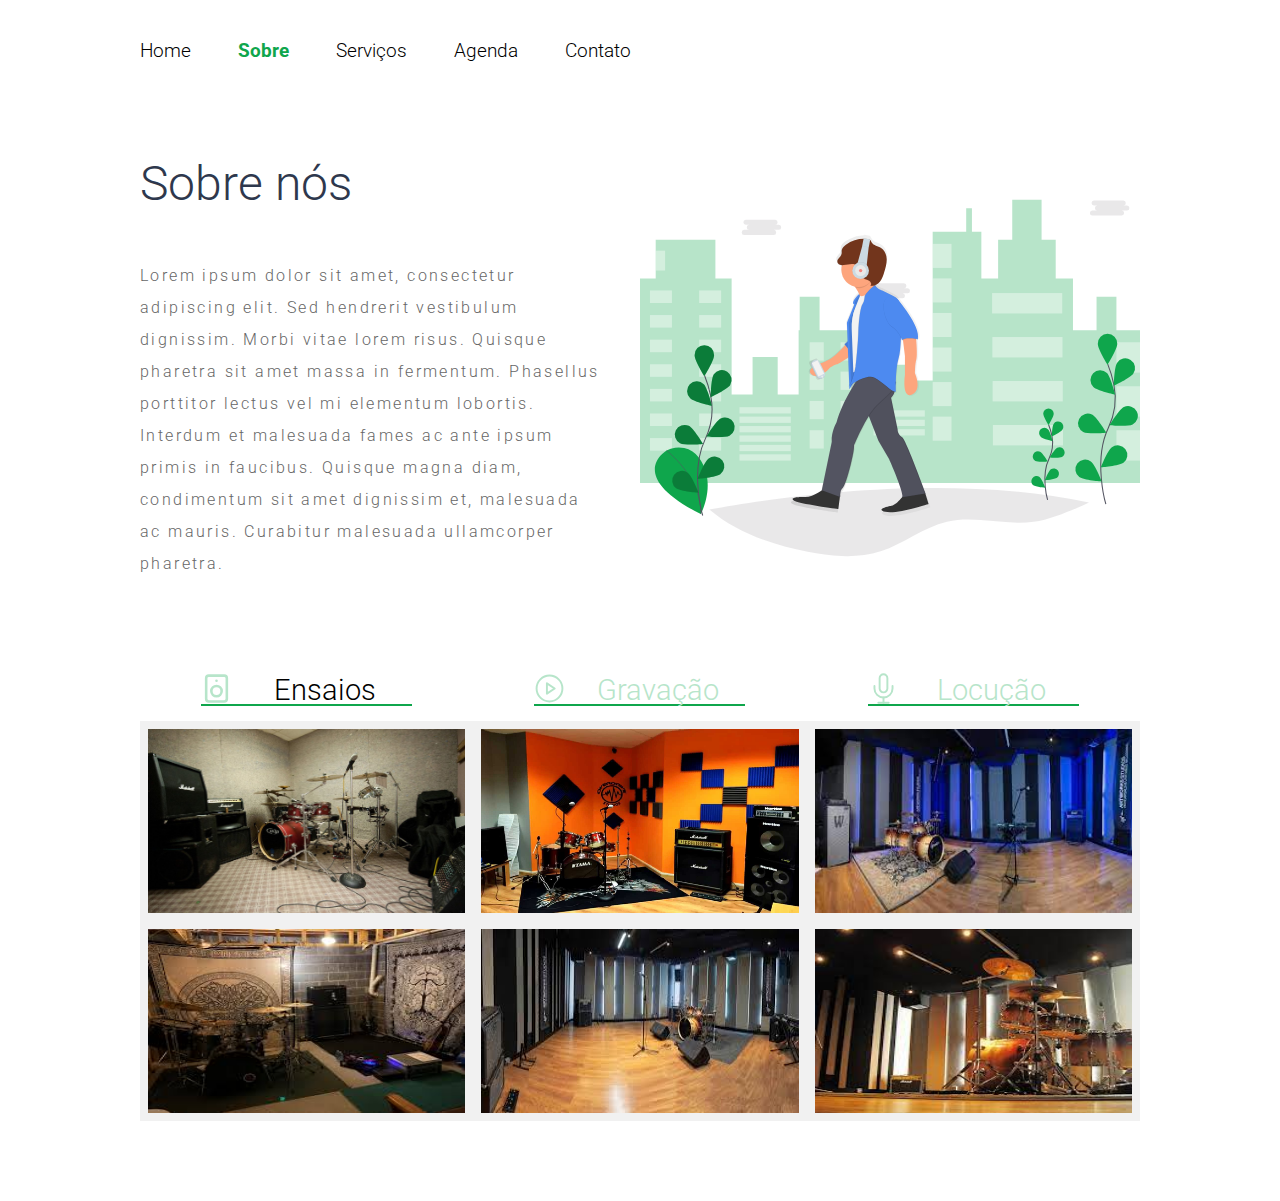
<file: pages/about.html>
<!DOCTYPE html>
<html lang="pt-br">

<head>
    <meta charset="UTF-8">
    <meta http-equiv="X-UA-Compatible" content="IE=edge">
    <meta name="viewport" content="width=device-width, initial-scale=1.0">
    <title>Sobre</title>
    <link rel="stylesheet" href="../css/global.css">
    <link rel="stylesheet" href="../css/about.css">
</head>

<header class="container">

    <input type="checkbox" name="mobile_nav" id="mobile-nav">
    <label class="mobile-nav" for="mobile-nav">
        <h3 class="open-nav-text">Abrir menu</h3>
        <h3 class="close-nav-text">Fechar menu</h3>
    </label>

    <section class="nav container">

        <a href="home.html">
            <h3>Home</h3>
        </a>

        <a href="./about.html">
            <h3 style="color:var(--dark_green);font-weight: bold;">Sobre</h3>
        </a>

        <a href="./services.html">
            <h3>Serviços</h3>
        </a>

        <a href="schedule.html">
            <h3>Agenda</h3>
        </a>

        <a href="./contact.html">
            <h3>Contato</h3>
        </a>

    </section>
</header>

<body class="container">
    <section class="section-about">
        <div class="text">
            <h2>Sobre nós</h2>
            <p>Lorem ipsum dolor sit amet, consectetur adipiscing elit. Sed hendrerit vestibulum dignissim. Morbi vitae
                lorem risus. Quisque pharetra sit amet massa in fermentum. Phasellus porttitor lectus vel mi elementum
                lobortis. Interdum et malesuada fames ac ante ipsum primis in faucibus. Quisque magna diam, condimentum
                sit amet dignissim et, malesuada ac mauris. Curabitur malesuada ullamcorper pharetra.</p>
        </div>
        <div class="image">
            <img src="../assets/illustrations/walkin-man.svg" alt="Homem caminhando enquanto houve musica">
        </div>
    </section>

    <section class="section-gallery">
        <form class="gallery-nav" name="form_gallery">

            <label class="radio-tab"> <img src="../assets/icons/tiny-speaker-inactive.svg" alt="caixa de som">
                <h3>Ensaios</h3>
                <input type="radio" name="gallery_nav" id="radio-tab1" checked>
            </label>
            <label class="radio-tab"> <img src="../assets/icons/tiny-play-circle-inactive.svg" alt="caixa de som">
                <h3>Gravação</h3>
                <input type="radio" name="gallery_nav" id="radio-tab2">
            </label>
            <label class="radio-tab"> <img src="../assets/icons/tiny-mic-inactive.svg" alt="caixa de som">
                <h3>Locução</h3>
                <input type="radio" name="gallery_nav" id="radio-tab3">
            </label>

        </form>
        <div class="table">
            <div class="tab1">
                <div class="img-block"><img src="../assets/images/rehearsal/equip1.jpg" alt=""></div>
                <div class="img-block"><img src="../assets/images/rehearsal/equip2.jpg" alt=""></div>
                <div class="img-block"><img src="../assets/images/rehearsal/equip3.jpeg" alt=""></div>
                <div class="img-block"><img src="../assets/images/rehearsal/equip4.jpeg" alt=""></div>
                <div class="img-block"><img src="../assets/images/rehearsal/equip5.jpeg" alt=""></div>
                <div class="img-block"><img src="../assets/images/rehearsal/equip6.jpeg" alt=""></div>
            </div>

            <div class="tab2">
                <div class="img-block"><img src="../assets/images/recording/equip1.jpg" alt=""></div>
                <div class="img-block"><img src="../assets/images/recording/equip2.jpeg" alt=""></div>
                <div class="img-block"><img src="../assets/images/recording/equip3.jpeg" alt=""></div>
                <div class="img-block"><img src="../assets/images/recording/equip4.jpeg" alt=""></div>
                <div class="img-block"><img src="../assets/images/recording/equip5.jpeg" alt=""></div>
                <div class="img-block"><img src="../assets/images/recording/equip6.jpeg" alt=""></div>
            </div>

            <div class="tab3">
                <div class="img-block"><img src="../assets/images/voiceover/equip1.jpeg" alt=""></div>
                <div class="img-block"><img src="../assets/images/voiceover/equip2.jpeg" alt=""></div>
                <div class="img-block"><img src="../assets/images/voiceover/equip3.jpeg" alt=""></div>
                <div class="img-block"><img src="../assets/images/voiceover/equip4.jpeg" alt=""></div>
                <div class="img-block"><img src="../assets/images/voiceover/equip5.jpeg" alt=""></div>
                <div class="img-block"><img src="../assets/images/voiceover/equip6.jpeg" alt=""></div>
            </div>
        </div>
    </section>

</body>

<footer>
    <script src="https://cdnjs.cloudflare.com/ajax/libs/jquery/3.3.1/jquery.min.js"></script>
    <script src="../js/about-tabs.js"></script>
</footer>

</html>
</file>
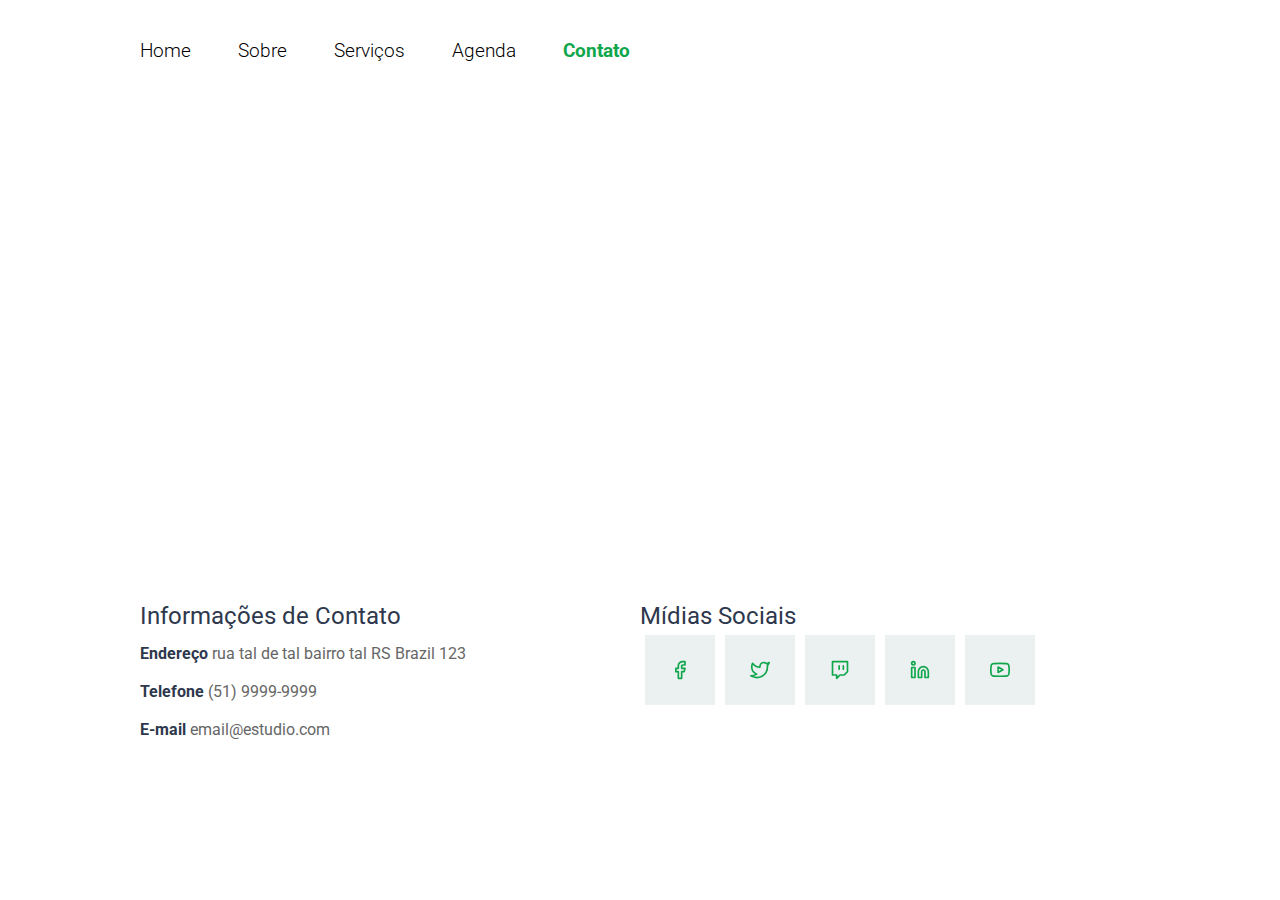
<file: pages/contact.html>
<!DOCTYPE html>
<html lang="pt-br">
<head>
    <meta charset="UTF-8">
    <meta http-equiv="X-UA-Compatible" content="IE=edge">
    <meta name="viewport" content="width=device-width, initial-scale=1.0">
    <title>Contato</title>
    <link rel="stylesheet" href="../css/global.css">
    <link rel="stylesheet" href="../css/contact.css">

</head>
<body>
    <section id="mapSection">
        <div class="container">
            <div class="nav">
                <a href="./home.html"><h3>Home</h3></a>
                <a href="./about.html"><h3>Sobre</h3></a>
                <a href="./services.html"><h3>Serviços</h3></a>
                <a href="schedule.html"><h3>Agenda</h3></a>
                <a href="./contact.html"><h3 style="color:var(--dark_green);font-weight: bold;">Contato</h3></a>
            </div>
        </div>
        <iframe class="map" src="https://www.google.com/maps/embed?pb=!1m14!1m8!1m3!1d1731.6946112204425!2d-51.115057!3d-29.766385!3m2!1i1024!2i768!4f13.1!3m3!1m2!1s0x0%3A0xf021bbf6c10bc97a!2sEst%C3%BAdio%201%2F2%20Boca!5e0!3m2!1spt-BR!2sbr!4v1617286116873!5m2!1spt-BR!2sbr" style="border:0;" allowfullscreen="" loading="lazy"></iframe>    

    </section>

    <div class="container">
        <section id="infoSection">
                <div class="contactWrapper"> 
                    <div class="info">
                        <strong class="head">Informações de Contato </strong>
                        <ul>
                            <li> <strong>Endereço</strong> rua tal de tal bairro tal RS Brazil 123 </li>
                            <li> <strong>Telefone</strong> (51) 9999-9999 </li>
                            <li> <strong>E-mail</strong>  email@estudio.com </li>
                        </ul>
                    </div>

                    <div class="mediaBox">
                        <strong class="head">Mídias Sociais</strong>
                        <div class="media">
                            <a href="https://www.facebook.com/" target="_blank">
                                <img src="../assets/icons/social-facebook.svg"></img>
                            </a>
                            <a href="https://www.twitter.com/" target="_blank">
                                <img src="../assets/icons/social-twitter.svg"></img>
                            </a>
                            <a href="https://www.twitch.com/" target="_blank">
                                <img src="../assets/icons/social-twitch.svg"></img>
                            </a>
                            <a href="https://www.linkedin.com/" target="_blank">
                                <img src="../assets/icons/social-linkedin.svg"></img>
                            </a>
                            <a href="https://www.youtube.com/" target="_blank">
                                <img src="../assets/icons/social-youtube.svg"></img>
                            </a>
                        </div>
                    </div>
                </div>

        </section>
    </div>
</body>
</html>
</file>
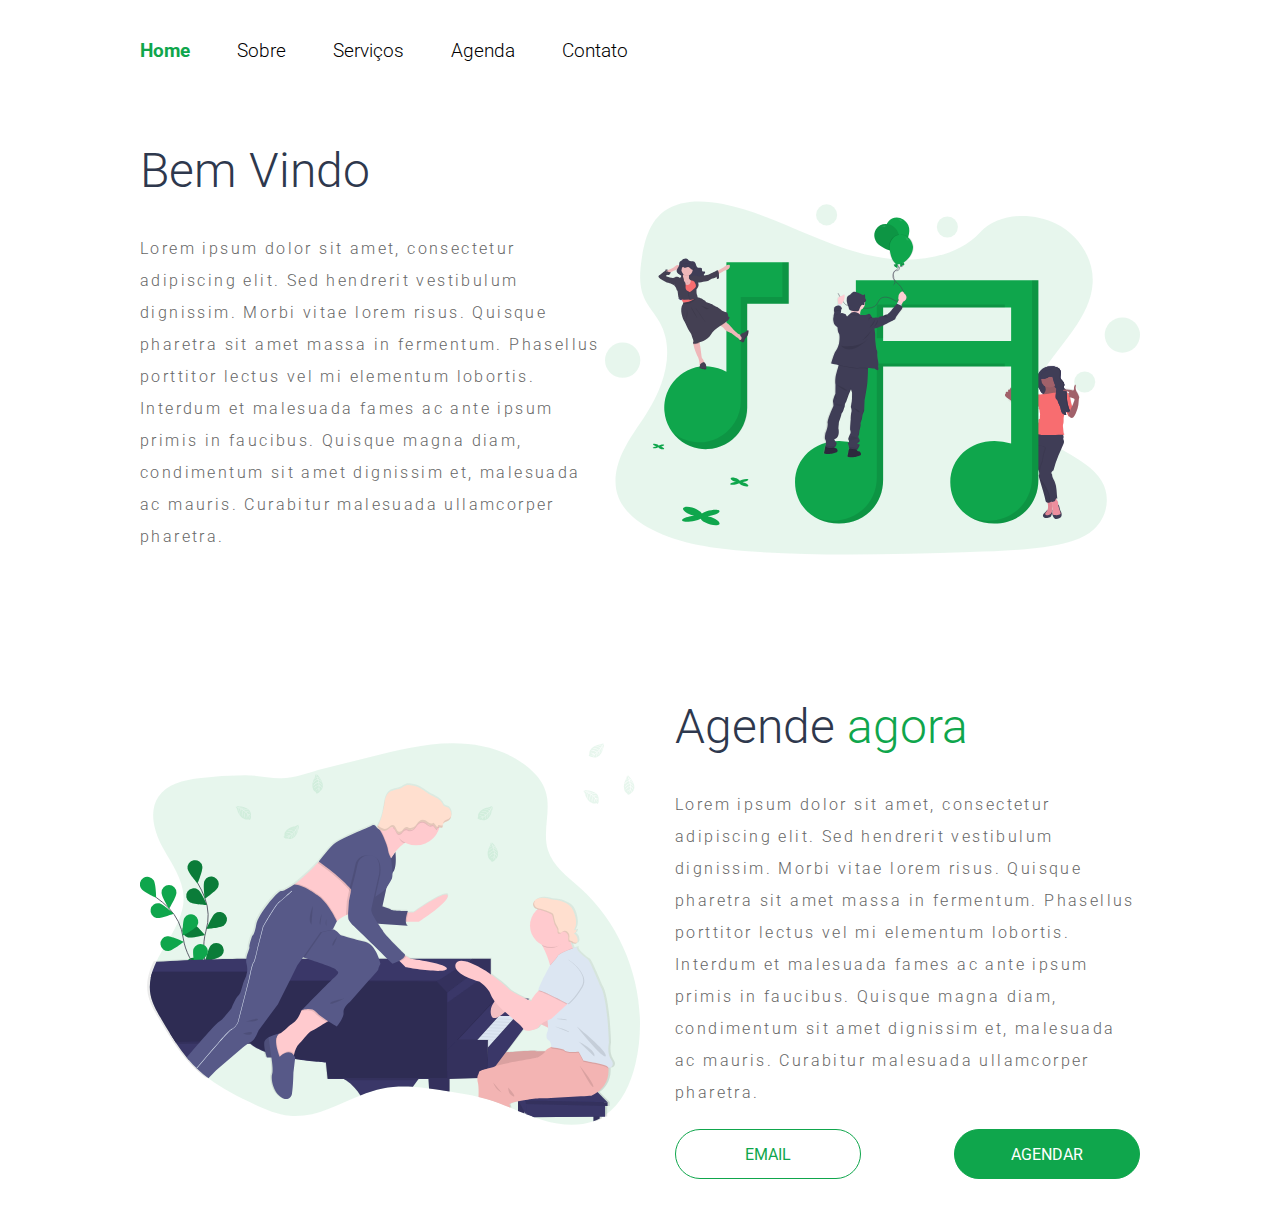
<file: pages/home.html>
<!DOCTYPE html>
<html lang="pt-br">

<head>
    <meta charset="UTF-8">
    <meta http-equiv="X-UA-Compatible" content="IE=edge">
    <meta name="viewport" content="width=device-width, initial-scale=1.0">
    <title>Home</title>
    <link rel="stylesheet" href="../css/global.css">
    <link rel="stylesheet" href="../css/home.css">

</head>

<header class="container">

    <input type="checkbox" name="mobile_nav" id="mobile-nav">
    <label class="mobile-nav" for="mobile-nav">
        <h3 class="open-nav-text">Abrir menu</h3>
        <h3 class="close-nav-text">Fechar menu</h3>
    </label>
    
    <div class="nav container">

        <a href="./home.html">
            <h3 style="color:var(--dark_green);font-weight: bold;">Home</h3>
        </a>

        <a href="./about.html">
            <h3>Sobre</h3>
        </a>

        <a href="./services.html">
            <h3>Serviços</h3>
        </a>

        <a href="schedule.html">
            <h3>Agenda</h3>
        </a>

        <a href="./contact.html">
            <h3>Contato</h3>
        </a>
    </div>
</header>

<body class="container">


    <section class="section-welcome">
        <div class="text">
            <h2>Bem Vindo</h2>
            <p>Lorem ipsum dolor sit amet, consectetur adipiscing elit. Sed hendrerit vestibulum dignissim. Morbi vitae
                lorem risus. Quisque pharetra sit amet massa in fermentum. Phasellus porttitor lectus vel mi elementum
                lobortis. Interdum et malesuada fames ac ante ipsum primis in faucibus. Quisque magna diam, condimentum
                sit amet dignissim et, malesuada ac mauris. Curabitur malesuada ullamcorper pharetra.</p>
        </div>
        <div class="image">
            <img src="../assets/illustrations/music-people.svg" alt="Pessoas brincando com acorde">
        </div>
    </section>

    <section class="section-schedule">
        <div class="text">
            <h2>Agende <span style="color:var(--dark_green)">agora</span> </h2>

            <p>Lorem ipsum dolor sit amet, consectetur adipiscing elit. Sed hendrerit vestibulum dignissim. Morbi vitae
                lorem risus. Quisque pharetra sit amet massa in fermentum. Phasellus porttitor lectus vel mi elementum
                lobortis. Interdum et malesuada fames ac ante ipsum primis in faucibus. Quisque magna diam, condimentum
                sit amet dignissim et, malesuada ac mauris. Curabitur malesuada ullamcorper pharetra.</p>

            <div class="box-button">
                <a class="button-style-1" href="./contact.html">EMAIL</a>
                <a class="button-style-2" href="./schedule.html">AGENDAR</a>
            </div>
        </div>

        <div class="image">
            <img src="../assets/illustrations/piano-people.svg" alt="Mulher ouvindo homem tocar piano">
        </div>



    </section>

</body>

</html>
</file>
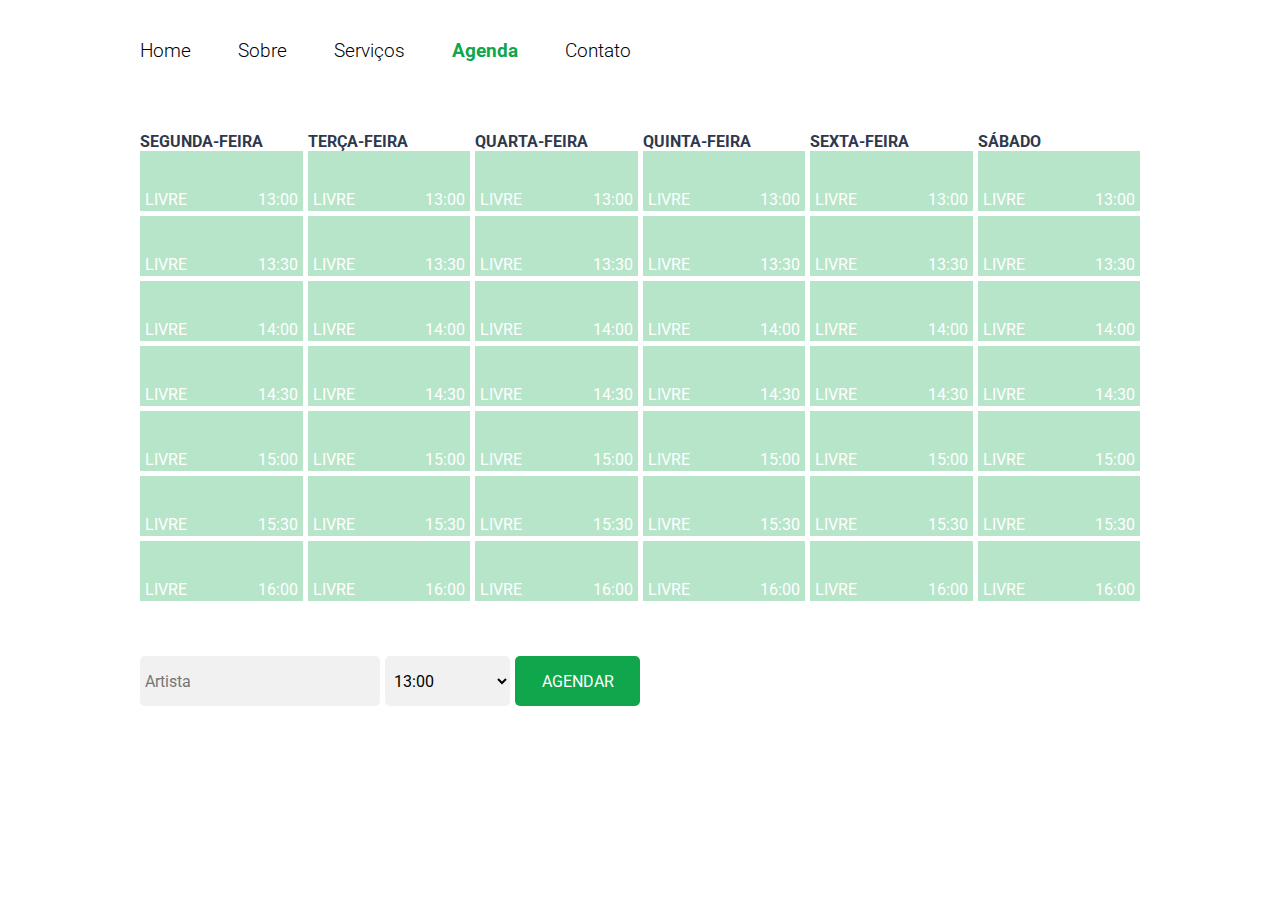
<file: pages/schedule.html>
<!DOCTYPE html>
<html lang="pt-br">
<head>
    <meta charset="UTF-8">
    <meta http-equiv="X-UA-Compatible" content="IE=edge">
    <meta name="viewport" content="width=device-width, initial-scale=1.0">
    <title>Agenda</title>
    <link rel="stylesheet" href="../css/schedule.css">
    <link rel="stylesheet" href="../css/global.css">
</head>
<body class="container">
    <nav class="nav">
        <a href="home.html">
            <h3>Home</h3>
        </a>
        <a href="about.html">
            <h3>Sobre</h3>
        </a>
        <a href="./services.html">
            <h3>Serviços</h3>
        </a>
        <a>
            <h3 style="color:var(--dark_green);font-weight: bold;">
                Agenda
            </h3>
        </a>
        <a href="contact.html">
            <h3>Contato</h3>
        </a>
    </nav>
    <div class="content">
        <section>
            <div class="table">
                <div class="table-item">
                    <aside>
                        <h4>SEGUNDA-FEIRA</h4>
                    </aside>
                    <main>
                        <div class="item free">
                            <section class="band"><span id="SE1"></span></section>
                            <section class="status"><span>LIVRE</span><span>13:00</span></section>
                        </div>
                        <div class="item free">
                            <section class="band"><span id="SE2"></span></section>
                            <section class="status"><span>LIVRE</span><span>13:30</span></section>
                        </div>
                        <div class="item free">
                            <section class="band"><span id="SE3"></span></section>
                            <section class="status"><span>LIVRE</span><span>14:00</span></section>
                        </div>
                        <div class="item free">
                            <section class="band"><span id="SE4"></span></section>
                            <section class="status"><span>LIVRE</span><span>14:30</span></section>
                        </div>
                        <div class="item free">
                            <section class="band"><span id="SE5"></span></section>
                            <section class="status"><span>LIVRE</span><span>15:00</span></section>
                        </div>
                        <div class="item free">
                            <section class="band"><span id="SE6"></span></section>
                            <section class="status"><span>LIVRE</span><span>15:30</span></section>
                        </div>
                        <div class="item free">
                            <section class="band"><span id="SE7"></span></section>
                            <section class="status"><span>LIVRE</span><span>16:00</span></section>
                        </div>
                    </main>
                </div>
                <div class="table-item">
                    <aside>
                        <h4>TERÇA-FEIRA</h4>
                    </aside>
                    <main>
                        <div class="item free">
                            <section class="band"><span id="TE1"></span></section>
                            <section class="status"><span>LIVRE</span><span>13:00</span></section>
                        </div>
                        <div class="item free">
                            <section class="band"><span id="TE2"></span></section>
                            <section class="status"><span>LIVRE</span><span>13:30</span></section>
                        </div>
                        <div class="item free">
                            <section class="band"><span id="TE3"></span></section>
                            <section class="status"><span>LIVRE</span><span>14:00</span></section>
                        </div>
                        <div class="item free">
                            <section class="band"><span id="TE4"></span></section>
                            <section class="status"><span>LIVRE</span><span>14:30</span></section>
                        </div>
                        <div class="item free">
                            <section class="band"><span id="TE5"></span></section>
                            <section class="status"><span>LIVRE</span><span>15:00</span></section>
                        </div>
                        <div class="item free">
                            <section class="band"><span id="TE6"></span></section>
                            <section class="status"><span>LIVRE</span><span>15:30</span></section>
                        </div>
                        <div class="item free">
                            <section class="band"><span id="TE7"></span></section>
                            <section class="status"><span>LIVRE</span><span>16:00</span></section>
                        </div>
                    </main>
                </div>
                <div class="table-item">
                    <aside>
                        <h4>QUARTA-FEIRA</h4>
                    </aside>
                    <main>
                        <div class="item free">
                            <section class="band"><span id="QA1"></span></section>
                            <section class="status"><span>LIVRE</span><span>13:00</span></section>
                        </div>
                        <div class="item free">
                            <section class="band"><span id="QA2"></span></section>
                            <section class="status"><span>LIVRE</span><span>13:30</span></section>
                        </div>
                        <div class="item free">
                            <section class="band"><span id="QA3"></span></section>
                            <section class="status"><span>LIVRE</span><span>14:00</span></section>
                        </div>
                        <div class="item free">
                            <section class="band"><span id="QA4"></span></section>
                            <section class="status"><span>LIVRE</span><span>14:30</span></section>
                        </div>
                        <div class="item free">
                            <section class="band"><span id="QA5"></span></section>
                            <section class="status"><span>LIVRE</span><span>15:00</span></section>
                        </div>
                        <div class="item free">
                            <section class="band"><span id="QA6"></span></section>
                            <section class="status"><span>LIVRE</span><span>15:30</span></section>
                        </div>
                        <div class="item free">
                            <section class="band"><span id="QA7"></span></section>
                            <section class="status"><span>LIVRE</span><span>16:00</span></section>
                        </div>
                    </main>
                </div>
                <div class="table-item">
                    <aside>
                        <h4>QUINTA-FEIRA</h4>
                    </aside>
                    <main>
                        <div class="item free">
                            <section class="band"><span id="QI1"></span></section>
                            <section class="status"><span>LIVRE</span><span>13:00</span></section>
                        </div>
                        <div class="item free">
                            <section class="band"><span id="QI2"></span></section>
                            <section class="status"><span>LIVRE</span><span>13:30</span></section>
                        </div>
                        <div class="item free">
                            <section class="band"><span id="QI3"></span></section>
                            <section class="status"><span>LIVRE</span><span>14:00</span></section>
                        </div>
                        <div class="item free">
                            <section class="band"><span id="QI4"></span></section>
                            <section class="status"><span>LIVRE</span><span>14:30</span></section>
                        </div>
                        <div class="item free">
                            <section class="band"><span id="QI5"></span></section>
                            <section class="status"><span>LIVRE</span><span>15:00</span></section>
                        </div>
                        <div class="item free">
                            <section class="band"><span id="QI6"></span></section>
                            <section class="status"><span>LIVRE</span><span>15:30</span></section>
                        </div>
                        <div class="item free">
                            <section class="band"><span id="QI7"></span></section>
                            <section class="status"><span>LIVRE</span><span>16:00</span></section>
                        </div>
                    </main>
                </div>
                <div class="table-item">
                    <aside>
                        <h4>SEXTA-FEIRA</h4>
                    </aside>
                    <main>
                        <div class="item free">
                            <section class="band"><span id="SX1"></span></section>
                            <section class="status"><span>LIVRE</span><span>13:00</span></section>
                        </div>
                        <div class="item free">
                            <section class="band"><span id="SX2"></span></section>
                            <section class="status"><span>LIVRE</span><span>13:30</span></section>
                        </div>
                        <div class="item free">
                            <section class="band"><span id="SX3"></span></section>
                            <section class="status"><span>LIVRE</span><span>14:00</span></section>
                        </div>
                        <div class="item free">
                            <section class="band"><span id="SX4"></span></section>
                            <section class="status"><span>LIVRE</span><span>14:30</span></section>
                        </div>
                        <div class="item free">
                            <section class="band"><span id="SX5"></span></section>
                            <section class="status"><span>LIVRE</span><span>15:00</span></section>
                        </div>
                        <div class="item free">
                            <section class="band"><span id="SX6"></span></section>
                            <section class="status"><span>LIVRE</span><span>15:30</span></section>
                        </div>
                        <div class="item free">
                            <section class="band"><span id="SX7"></span></section>
                            <section class="status"><span>LIVRE</span><span>16:00</span></section>
                        </div>
                    </main>
                </div>
                <div class="table-item">
                    <aside>
                        <h4>SÁBADO</h4>
                    </aside>
                    <main>
                        <div class="item free">
                            <section class="band"><span id="SA1"></span></section>
                            <section class="status"><span>LIVRE</span><span>13:00</span></section>
                        </div>
                        <div class="item free">
                            <section class="band"><span id="SA2"></span></section>
                            <section class="status"><span>LIVRE</span><span>13:30</span></section>
                        </div>
                        <div class="item free">
                            <section class="band"><span id="SA3"></span></section>
                            <section class="status"><span>LIVRE</span><span>14:00</span></section>
                        </div>
                        <div class="item free">
                            <section class="band"><span id="SA4"></span></section>
                            <section class="status"><span>LIVRE</span><span>14:30</span></section>
                        </div>
                        <div class="item free">
                            <section class="band"><span id="SA5"></span></section>
                            <section class="status"><span>LIVRE</span><span>15:00</span></section>
                        </div>
                        <div class="item free">
                            <section class="band"><span id="SA6"></span></section>
                            <section class="status"><span>LIVRE</span><span>15:30</span></section>
                        </div>
                        <div class="item free">
                            <section class="band"><span id="SA7"></span></section>
                            <section class="status"><span>LIVRE</span><span>16:00</span></section>
                        </div>
                    </main>
                </div>
            </div>
        </section>
        <section class="section-form">
            <form action="">
                <input type="text" id="artistName" placeholder="Artista">
                <select id="timeSlot">
                    <optgroup label="Segunda">
                        <option value="SE1">13:00</option>
                        <option value="SE2">13:30</option>
                        <option value="SE3">14:00</option>
                        <option value="SE4">14:30</option>
                        <option value="SE5">15:00</option>
                        <option value="SE6">15:30</option>
                        <option value="SE7">16:00</option>
                    </optgroup>
                    <optgroup label="Terça">
                        <option value="TE1">13:00</option>
                        <option value="TE2">13:30</option>
                        <option value="TE3">14:00</option>
                        <option value="TE4">14:30</option>
                        <option value="TE5">15:00</option>
                        <option value="TE6">15:30</option>
                        <option value="TE7">16:00</option>
                    </optgroup>
                    <optgroup label="Quarta">
                        <option value="QA1">13:00</option>
                        <option value="QA2">13:30</option>
                        <option value="QA3">14:00</option>
                        <option value="QA4">14:30</option>
                        <option value="QA5">15:00</option>
                        <option value="QA6">15:30</option>
                        <option value="QA7">16:00</option>
                    </optgroup>
                    <optgroup label="Quinta">
                        <option value="QI1">13:00</option>
                        <option value="QI2">13:30</option>
                        <option value="QI3">14:00</option>
                        <option value="QI4">14:30</option>
                        <option value="QI5">15:00</option>
                        <option value="QI6">15:30</option>
                        <option value="QI7">16:00</option>
                    </optgroup>
                    <optgroup label="Sexta">
                        <option value="SX1">13:00</option>
                        <option value="SX2">13:30</option>
                        <option value="SX3">14:00</option>
                        <option value="SX4">14:30</option>
                        <option value="SX5">15:00</option>
                        <option value="SX6">15:30</option>
                        <option value="SX7">16:00</option>
                    </optgroup>
                    <optgroup label="Sábado">
                        <option value="SA1">13:00</option>
                        <option value="SA2">13:30</option>
                        <option value="SA3">14:00</option>
                        <option value="SA4">14:30</option>
                        <option value="SA5">15:00</option>
                        <option value="SA6">15:30</option>
                        <option value="SA7">16:00</option>
                    </optgroup>
                </select>
                <button id="submit">AGENDAR</button>
            </form>
        </section>
    </div>
    <script src="../js/schedule-reserve.js"></script>
</body>
</html>
</file>
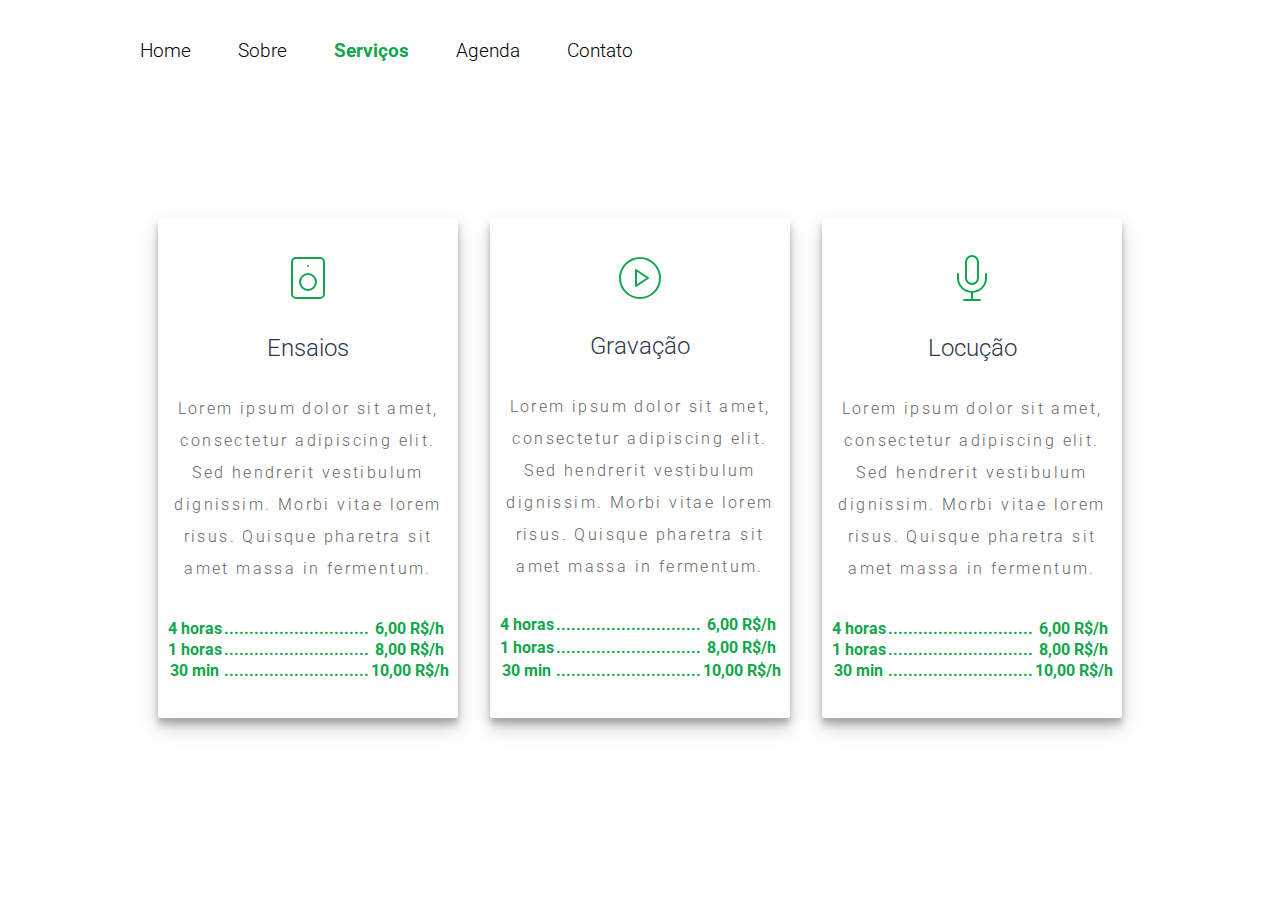
<file: pages/services.html>
<!DOCTYPE html>
<html lang="pt-br">
<head>
    <meta charset="UTF-8">
    <meta http-equiv="X-UA-Compatible" content="IE=edge">
    <meta name="viewport" content="width=device-width, initial-scale=1.0">
    <title>Serviços</title>
    <link rel="stylesheet" href="../css/services.css">
    <link rel="stylesheet" href="../css/global.css">
</head>
<body class="container">
    <nav class="nav">
        <a href="./home.html">
            <h3>Home</h3>
        </a>
        <a href="./about.html">
            <h3>Sobre</h3>
        </a>
        <a>
            <h3 style="color:var(--dark_green);font-weight: bold;">Serviços</h3>
        </a>
        <a href="./schedule.html">
            <h3>
                Agenda
            </h3>
        </a>
        <a href="./contact.html">
            <h3>Contato</h3>
        </a>
    </nav>
    <main>
        <div class="card">
            <img src="../assets/icons/big-speaker.svg" alt="icone">
            <h2>Ensaios</h2>
            <p>
                Lorem ipsum dolor sit amet, consectetur adipiscing elit. Sed hendrerit vestibulum dignissim. Morbi vitae lorem risus. Quisque pharetra sit amet massa in fermentum.
            </p>
            <table>
                <tr>
                    <th>
                        4 horas
                    </th>
                    <th>
                        .............................
                    </th>
                    <th>
                        6,00 R$/h
                    </th>
                </tr>
                <tr>
                    <th>
                        1 horas
                    </th>
                    <th>
                        .............................
                    </th>
                    <th>
                        8,00 R$/h
                    </th>
                </tr>
                <tr>
                    <th>
                        30 min
                    </th>
                    <th>
                        .............................
                    </th>
                    <th>
                        10,00 R$/h
                    </th>
                </tr>
            </table>
        </div>
        <div class="card">
            <img src="../assets/icons/big-play-circle.svg" alt="icone">
            <h2>Gravação</h2>
            <p>
                Lorem ipsum dolor sit amet, consectetur adipiscing elit. Sed hendrerit vestibulum dignissim. Morbi vitae lorem risus. Quisque pharetra sit amet massa in fermentum.
            </p>
            <table>
                <tr>
                    <th>
                        4 horas
                    </th>
                    <th>
                        .............................
                    </th>
                    <th>
                        6,00 R$/h
                    </th>
                </tr>
                <tr></tr>
                <tr>
                    <th>
                        1 horas
                    </th>
                    <th>
                        .............................
                    </th>
                    <th>
                        8,00 R$/h
                    </th>
                </tr>
                <tr></tr>
                <tr>
                    <th>
                        30 min
                    </th>
                    <th>
                        .............................
                    </th>
                    <th>
                        10,00 R$/h
                    </th>
                </tr>
            </table>
        </div>
        <div class="card">
            <img src="../assets/icons/big-mic.svg" alt="icone">
            <h2>Locução</h2>
            <p>
                Lorem ipsum dolor sit amet, consectetur adipiscing elit. Sed hendrerit vestibulum dignissim. Morbi vitae lorem risus. Quisque pharetra sit amet massa in fermentum.
            </p>
            <table>
                <tr>
                    <th>
                        4 horas
                    </th>
                    <th>
                        .............................
                    </th>
                    <th>
                        6,00 R$/h
                    </th>
                </tr>
                <tr>
                    <th>
                        1 horas
                    </th>
                    <th>
                        .............................
                    </th>
                    <th>
                        8,00 R$/h
                    </th>
                </tr>
                <tr>
                    <th>
                        30 min
                    </th>
                    <th>
                        .............................
                    </th>
                    <th>
                        10,00 R$/h
                    </th>
                </tr>
            </table>
        </div>
    </main>
</body>
</html>
</file>
<file: css/global.css>
@import url('https://fonts.googleapis.com/css2?family=Roboto:wght@300;400;700&display=swap');

:root {
    --background: #f2f3f5;
    --white: #fff;
    --light_gray: #f1f1f1;
    --text: #666;
    --title: #2E384D;
    --light_green: #B7E5CA;
    --dark_green: #0FA64C;
    --shadow: 0 10px 20px rgba(0,0,0,0.19), 0 6px 6px rgba(0,0,0,0.23);
}

@media(max-width: 1080px) {
    html {
        font-size: 93.75%;
    }
}

@media(max-width: 720px) {
    html {
        font-size: 87.5%;
    }
}

* {
    margin: 0;
    padding: 0;
    box-sizing: border-box;
}

html {
    height: 100%;
}
body {
    background-attachment: var(--background);
    min-height:100%;
    width:100%;
    -webkit-font-smoothing: antialiased;
}

body, input, textarea, button, label, select {
    font: 400 1rem 'Roboto', sans-serif;
}

button {
    cursor: pointer;
}

a {
    cursor: pointer;
    color: inherit;
    text-decoration: none;
}

h1, h2 {
    font-weight: 300;
    color: var(--title);
}

h3 {
    font-weight: 300;
}

p {
    line-height: 32px;
    font-weight: 300;
    letter-spacing: 0.15em;
    color: var(--text)
}

.container {
    margin: 0px auto 0 auto;
    width: 100%;
    max-width: 1000px;
}

.nav {
    padding: 40px 0;
    width: 100%;
    display: flex;
    justify-content: flex-start;
}

.nav a{
    margin-right: 47px;
}


@media(max-width: 1000px) {
    .nav {
      flex-direction: column;
      align-items: center;
    }

    .nav a {
        margin: 10px 0 10px 0;
    }
  }
</file>
<file: css/about.css>
/* PRIMEIRA SECTION */

@media(max-width: 720px) {
    .section-about .text h2, .section-about .text p {
        text-align: center;
        padding: 0px 10px;
    }
}

.section-about {
    display: flex;
    flex-direction: row;
    padding-top: 40px;
    padding-bottom: 44px;
}

.section-about img {
    width: 100%;
    height: 100%;
    line-height: 0px;
}

.section-about .text {
    margin-right: 35px;
    max-width: 465px;
}

.section-about .text h2 {
    font-size: 3rem;
    line-height: 84px;
}

.section-about .text p {
    margin-top: 34px;
    font-size: 1rem;
}

.section-about .image {
    width: 695px;
    height: 472px;
}

/* TAB'S DA GALERIA */

.section-gallery .table .tab1, 
.section-gallery .table .tab2, 
.section-gallery .table .tab3 {
    display: grid;
    grid-template-columns: repeat(3, 1fr);
}

.section-gallery .table .tab2, 
.section-gallery .table .tab3 {
    display: none;
}

.section-gallery .table .img-block {
    height: 200px;
    padding: 8px;
    background-color: var(--light_gray);
    align-items: center;
}

.section-gallery .table .img-block img {
    width: 100%;
    height: 100%;
}

/* NAVEGAÇÃO ENTRE TAB'S DA GALERIA */

.section-gallery .gallery-nav {
    display: flex;
    justify-content: space-around;
    align-items: center;
    height: 33px;
    width: 100%;
    margin: 15px 0;
}

.section-gallery .gallery-nav label:first-child {
    color: black;
}

.section-gallery .gallery-nav label {
    color: var(--light_green);
    text-align: center;
}

.section-gallery .gallery-nav label img {
    margin-right: 5px;
}

.section-gallery .gallery-nav .radio-tab {
    display: flex;
    height: 100%;
    width: 211px;
    border-bottom: 2px solid var(--dark_green);
}

.section-gallery .gallery-nav .radio-tab h3 {
    font-size: 1.8rem;
    width: 100%;
}

.section-gallery .gallery-nav #radio-tab1, 
.section-gallery .gallery-nav #radio-tab2, 
.section-gallery .gallery-nav #radio-tab3 {
    display: none;
}

/* FOOTER */

footer {
    height: 80px;
}

/* RESPONSIVIDADE */
@media(max-width: 940px) {
/* PRIMEIRA SECTION */

.section-about {
    flex-wrap: wrap;
    justify-content: center;
}

.section-about .text{
    margin: 0%;
}

.section-about .text p{
    width: 100%;
}

.section-about .image{
    display: flex;
    justify-content: center;
}

.section-about .image img{
    width: 80%;
}

/* TAB'S DA GALERIA */

.section-gallery .table{
    max-width: 850px;
}

.section-gallery .gallery-nav{
    flex-direction: column;
    height: 200px;
    margin-bottom: 55px;
}

.section-gallery .gallery-nav .radio-tab{
    margin-top: 20px;
}

/* NAVEGAÇÃO ENTRE TAB'S DA GALERIA */

.section-gallery .table{
    display: flex;
    justify-content: center;
    align-items: center;
}

.section-gallery .table .tab1,
.section-gallery .table .tab2,
.section-gallery .table .tab3 {
    grid-template-columns: 1fr 1fr;
    width: 595px;
}

}

@media(max-width: 620px) {

/* PRIMEIRA SECTION */

.section-about .image{
    height: 300px;
    margin-top: 40px;
}

/* NAVEGAÇÃO ENTRE TAB'S DA GALERIA */

.section-gallery .table .tab1,
.section-gallery .table .tab2,
.section-gallery .table .tab3 {
    grid-template-columns: 1fr;
    width: 307px;
}

}

/* NAV - MOBILE */

.mobile-nav,
#mobile-nav{
    display: none;
}

@media(max-width: 1000px) {

    .mobile-nav{
        display: flex;
        justify-content: center;
        padding: 30px;
    
    }
    
    #mobile-nav:not(:checked) + label + .nav{
        width: 0;
        font-size: 0;
        margin: -50px;
        opacity: 0;
        padding: 0;
        /* fade out, then shrink */
        transition: opacity .25s,
                    font-size .5s .25s,
                    margin .5s .25s,
                    padding .5s .25s;
    }
    
    #mobile-nav:checked + label + .nav{
        width: 283px;
        transition: font-size .25s,
                    margin .25s,
                    padding .25s,
                    opacity .5s .25s;
    }
    
    #mobile-nav + label .open-nav-text,
    #mobile-nav:checked + label .close-nav-text{
        display: inline;
    }
    
    #mobile-nav:checked + label .open-nav-text,
    #mobile-nav + label .close-nav-text{
        display: none;
    }
    
    }
</file>
<file: css/contact.css>
@media(max-width: 800px){
    .mapBox {
        display: block;
        width:100%;
        height:100%;
        left:0px;
    }
    .map {
        display:block;
        width: 100%;
        height:40%;
        left:0;
    }
    .mediaBox {
        display: flex;
        flex-direction: column;
        padding-top:5%;
        justify-content: center;
        align-items:center;
    }
    .mediaBox strong{
        text-align:center;
    }
    .media {
        align-items:center;
        max-width: none;
        justify-content: center;
    }
    .info strong{
        text-align:center;
    }
    .info{
        display: flex;
        flex-direction: column;
        flex-direction:column;
        align-items:center;
        margin-bottom: 50px;
    }
    .contactWrapper {
        flex-direction:column;
        align-items:center;
    }

    .info ul li {
        text-align: center;
    }
}

strong {
    width: 100%;
    font-weight: bold;
    line-height: 28px;
    color: var(--title);
}

strong.head {
    font-weight: normal;
    font-size: 24px;
}

.info ul li {
    padding-top: 10px;
    color: var(--text);
    list-style-type:none;
}

.info ul li b {
    color: black;
}

.contactWrapper {
    display:flex;
    height:100%;
    width:100%;
}

.info {
    height: 100%;
    width: 100%;
}

.mediaBox {
    height: 100%;
    width: 100%;
}

.media{
    display:flex;
    flex-wrap: wrap;
    height: 100%;
    width:100%;
}
.media a {
    display: flex;
    justify-content: center;
    align-items: center;
    margin: 5px;
    height: 70px;
    width: 70px;
    background-color: #EBF0F0;
}

.media a:hover {
    background: var(--dark_green);
}

.media a img {
    padding: 10px;
    width: 40px;
    height: 40px;
}

.map {
    display: block;
    width: 100VW;
    height:50VH;
    left:0px;
}

#mapSection{
    width:100%;
    height:100%;
    margin-bottom: 15px;
}

#infoSection{
    margin-top: 50px;
    width:100%;
    height:100%;
    left:0px;
}
</file>
<file: css/home.css>
/* COMMUN SECTION */

@media(max-width: 720px) {
    .section-schedule, .section-welcome {
        text-align: center;
    }
}

.section-schedule,
.section-welcome {
    display: flex;
    justify-content: space-between;
    padding-top: 40px;
    padding-bottom: 44px;
}

.section-schedule img,
.section-welcome img {
    width: 100%;
    height: 100%;
    line-height: 0px;
}

.section-schedule .text,
.section-welcome .text {
    max-width: 465px;
}

.section-schedule .text h2,
.section-welcome .text h2 {
    font-size: 3rem;
    color: var(--title);
}

.section-schedule .text p,
.section-welcome .text p {
    margin-top: 34px;
    font-size: 1rem;
}

.section-schedule .image,
.section-welcome .image {
    width: 695px;
    height: 472px;
}

/* PRIMEIRA SECTION */

.section-welcome{
    flex-direction: row;
}

/* SEGUNDA SECTION */

.section-schedule{
    flex-direction: row-reverse;
}

.section-schedule .text{
    margin-left: 35px;
}

/* COMMUN BUTTON */

.section-schedule .text .box-button{
    display: flex;
    flex-direction: row;
    justify-content: space-between;
    margin-top: 20px;
}


.section-schedule .text .button-style-1,
.section-schedule .text .button-style-2{
    display: flex;
    align-items: center;
    justify-content: center;
    height: 50px;
    width: 40%;
    border: 0.8px solid var(--dark_green);
    color: var(--dark_green);
    border-radius: 50px;
}

/* BUTTON'S SEGUNDA SECTION */

.section-schedule .text .button-style-2{
    background-color: var(--dark_green);
    color: white;
}

/* RESPONSIVIDADE */
@media(max-width: 950px) {
/* COMMUN SECTION */

.section-schedule,
.section-welcome {
    flex-wrap: wrap;
    justify-content: center;
}

.section-schedule .text,
.section-welcome .text{
    margin: 0 10px;
    max-width: 100vw;
}

.section-schedule .text p,
.section-welcome .text p{
    width: 100%;
    
}

.section-schedule .image,
.section-welcome .image{
    display: flex;
    justify-content: center;
}

.section-schedule .image img,
.section-welcome .image img{
    width: 80%;
}

}

@media(max-width: 950px) {
    /* COMMUN BUTTON */

.section-schedule .text .box-button{

    flex-direction: column;
    align-items: center;
}

.section-schedule .text .box-button .button-style-2{
    margin-top: 20px;
}

}    

/* NAV - MOBILE */

.mobile-nav,
#mobile-nav{
    display: none;
}

@media(max-width: 1000px) {

.mobile-nav{
    display: flex;
    justify-content: center;
    padding: 30px;

}

#mobile-nav:not(:checked) + label + .nav{
    width: 0;
    font-size: 0;
    margin: -50px;
    opacity: 0;
    padding: 0;
    /* fade out, then shrink */
    transition: opacity .25s,
                font-size .5s .25s,
                margin .5s .25s,
                padding .5s .25s;
}

#mobile-nav:checked + label + .nav{
    width: 283px;
    transition: font-size .25s,
                margin .25s,
                padding .25s,
                opacity .5s .25s;
}

#mobile-nav + label .open-nav-text,
#mobile-nav:checked + label .close-nav-text{
    display: inline;
}

#mobile-nav:checked + label .open-nav-text,
#mobile-nav + label .close-nav-text{
    display: none;
}

}
</file>
<file: css/schedule.css>
/* RESPONSIVIDADE */

@media(max-width: 1000px) {
    .table {
      flex-direction: column;
    }
    .table-item aside h4 {
      text-align: center !important;
    }
    .content {
      display: flex;
      flex-direction: column-reverse;
    }
    .section-form {
      display: flex;
      justify-content: center;
    }
  }

  .content {
    height: 100%;
  }
  
/* ESTILO DA TABELA */

  .table {
    display: flex;
    margin-top: 30px;
    width: 100%;
    justify-content: center;
  }
  
  .table-item {
    display: flex;
    width: 100%;
    flex-direction: column;
    justify-content: center;
    margin: 0px 2.5px;
  }

  .table-item:first-child {
    margin-left: 0px;
  }

  .table-item:last-child {
    margin-right: 0px;
  }
  
  .table-item aside h4 {
    color: var(--title);
    text-align: left;
    font-weight: 700;
  }
  
  .table-item main {
    display: flex;
    flex-direction: column;
    justify-content: center;
    align-items: center;
  }
  
  .item {
    display: flex;
    flex-direction: column;
    
    color: white;
    height: 60px;
    width: 100%;
    max-width: 500px;

    margin-bottom: 5px;
  }
  
  .occupied {
    background-color: #ffba75;
  }
  
  .free {
    background-color: #B7E5CA;
  }
  
  .band {
    height: 65%;
    
    display: flex;
    
    justify-content: center;
    align-items: center;
  }
  
  .status {
    height: 35%;
    padding: 0px 5px ;
    
    display: flex;
    justify-content: space-between;
  }

  /* ESTILO DA SESSÃO FORMULÁRIO */

  form {
      display: flex;
      background-color: var(--white);
      margin-top: 50px;
      width: 100%;
      max-width: 500px;
      justify-content: space-between;
  }

  select, input, button {
    height: 50px;
    border: none;
    border-radius: 5px;
    padding: 5px;
    cursor: pointer;
  }

  select, button {
    width: 25%;
  }

  input {
    width: 48%;
  }
  
  select, input {
    background-color: var(--light_gray);
  }

  button {
    background-color: var(--dark_green);
    color: var(--white);
    transition: filter 0.2s;
  }

  button:hover {
    filter: brightness(0.9)
  }

  .section-form {
    height: 100%;
    width: 100%;
  }
</file>
<file: css/services.css>
.container {
    justify-content: center;
}

main {
    display: flex;
    flex-wrap: wrap;
    justify-content: center;
    margin-top: 10%;
    align-items: center;
}

table {
    color: var(--dark_green)
}

.card {
    background: #fff;
    border-radius: 2px;
    height: 500px;
    width: 300px;
    margin: 1rem;
    padding: 5px;

    box-shadow: var(--shadow);

    display: flex;
    flex-direction: column;
    align-items: center;
    justify-content: space-evenly;
}

.card p {
    text-align: center;
}
</file>
